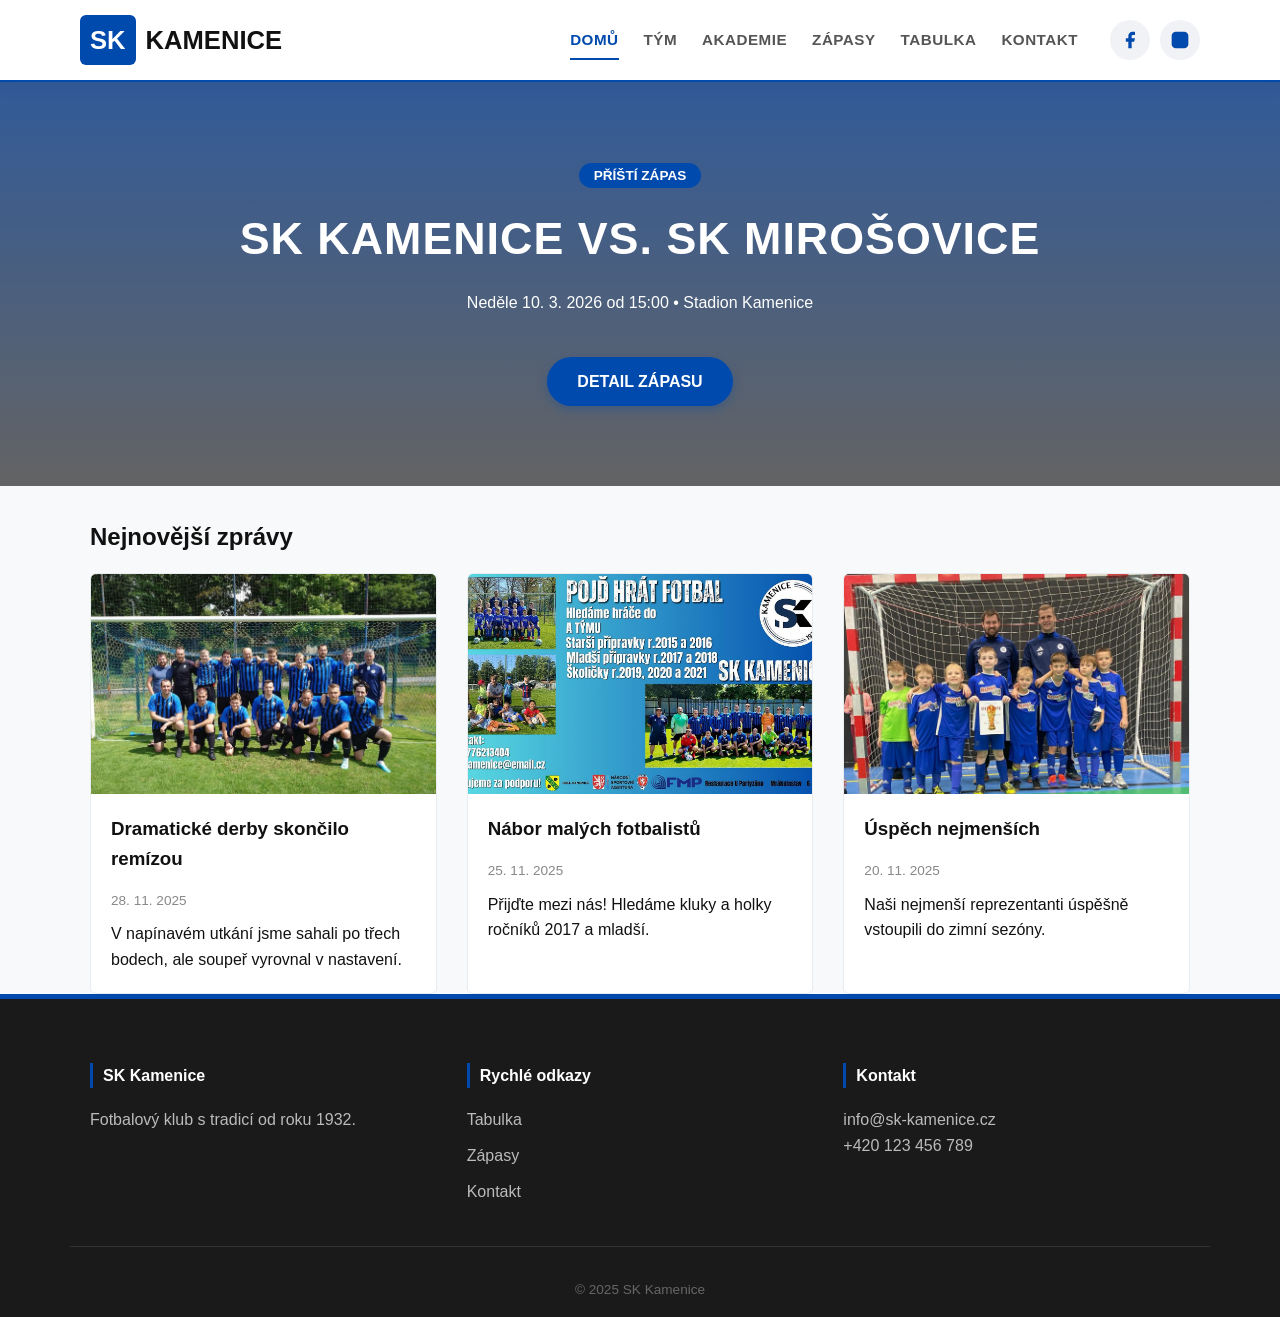
<file: SP1/index.html>
<!DOCTYPE html>
<html lang="cs">
<head>
    <meta charset="UTF-8">
    <meta name="viewport" content="width=device-width, initial-scale=1.0">
    <meta name="description" content="Oficiální web SK Kamenice. Novinky, výsledky, mládež a informace o klubu.">
    <title>SK Kamenice - Domů</title>
    <link rel="icon" type="image/svg+xml" href="assets/img/favicon.svg">
    <link rel="stylesheet" href="assets/css/style.css">
</head>
<body>

    <header class="site-header">
        <div class="container header-content">
            <a href="./" class="logo"><span class="logo-symbol">SK</span> <span class="logo-text">Kamenice</span></a>
            <div class="nav-wrapper">
                <nav class="main-nav">
                    <ul>
                        <li><a href="./" class="active">Domů</a></li>
                        <li><a href="team/">Tým</a></li>
                        <li><a href="akademie/">Akademie</a></li>
                        <li><a href="zapasy/">Zápasy</a></li>
                        <li><a href="tabulka/">Tabulka</a></li>
                        <li><a href="kontakt/">Kontakt</a></li>
                    </ul>
                </nav>
                <div class="header-socials">
                    <a href="https://www.facebook.com/profile.php?id=100064138297964" class="social-btn" title="Facebook" target="_blank" rel="noopener noreferrer"><svg viewBox="0 0 24 24"><path d="M18 2h-3a5 5 0 0 0-5 5v3H7v4h3v8h4v-8h3l1-4h-4V7a1 1 0 0 1 1-1h3z"></path></svg></a>
                    <a href="https://www.instagram.com/sk.kamenice/" class="social-btn" title="Instagram" target="_blank" rel="noopener noreferrer"><svg viewBox="0 0 24 24"><rect x="2" y="2" width="20" height="20" rx="5" ry="5"></rect><path d="M16 11.37A4 4 0 1 1 12.63 8 4 4 0 0 1 16 11.37z"></path><line x1="17.5" y1="6.5" x2="17.51" y2="6.5"></line></svg></a>
                </div>
            </div>
        </div>
    </header>

    <main>
        <section class="hero">
            <div class="container">
                <span class="hero-badge">Příští zápas</span>
                <h1 class="mt-15">SK Kamenice vs. SK Mirošovice</h1>
                <p>Neděle 10. 3. 2026 od 15:00 • Stadion Kamenice</p>
                <div class="mt-25">
                    <a href="zapasy/" class="btn">Detail zápasu</a>
                </div>
            </div>
        </section>

        <section class="container">
            <h2>Nejnovější zprávy</h2>
            <div class="news-grid">
                <article class="news-card">
                    <div class="img-placeholder"><img src="assets/img/tym.jpg" alt="Týmová fotka ze zápasu"></div>
                    <div class="news-content">
                        <h3>Dramatické derby skončilo remízou</h3>
                        <span class="date">28. 11. 2025</span>
                        <p>V napínavém utkání jsme sahali po třech bodech, ale soupeř vyrovnal v nastavení.</p>
                    </div>
                </article>
                <article class="news-card">
                    <div class="img-placeholder"><img src="assets/img/nabor.jpg" alt="Plakát náboru"></div>
                    <div class="news-content">
                        <h3>Nábor malých fotbalistů</h3>
                        <span class="date">25. 11. 2025</span>
                        <p>Přijďte mezi nás! Hledáme kluky a holky ročníků 2017 a mladší.</p>
                    </div>
                </article>
                <article class="news-card">
                    <div class="img-placeholder"><img src="assets/img/turnaj.jpg" alt="Děti na turnaji"></div>
                    <div class="news-content">
                        <h3>Úspěch nejmenších</h3>
                        <span class="date">20. 11. 2025</span>
                        <p>Naši nejmenší reprezentanti úspěšně vstoupili do zimní sezóny.</p>
                    </div>
                </article>
            </div>
        </section>
    </main>

    <footer class="site-footer">
        <div class="container footer-content">
            <div class="footer-column">
                <h4>SK Kamenice</h4>
                <p>Fotbalový klub s tradicí od roku 1932.</p>
            </div>
            <div class="footer-column">
                <h4>Rychlé odkazy</h4>
                <ul>
                    <li><a href="tabulka/">Tabulka</a></li>
                    <li><a href="zapasy/">Zápasy</a></li>
                    <li><a href="kontakt/">Kontakt</a></li>
                </ul>
            </div>
            <div class="footer-column">
                <h4>Kontakt</h4>
                <p><a href="mailto:info@sk-kamenice.cz">info@sk-kamenice.cz</a></p>
                <p><a href="tel:+420123456789">+420 123 456 789</a></p>
            </div>
        </div>
        <div class="footer-bottom"><p>© 2025 SK Kamenice</p></div>
    </footer>
</body>
</html>
</file>
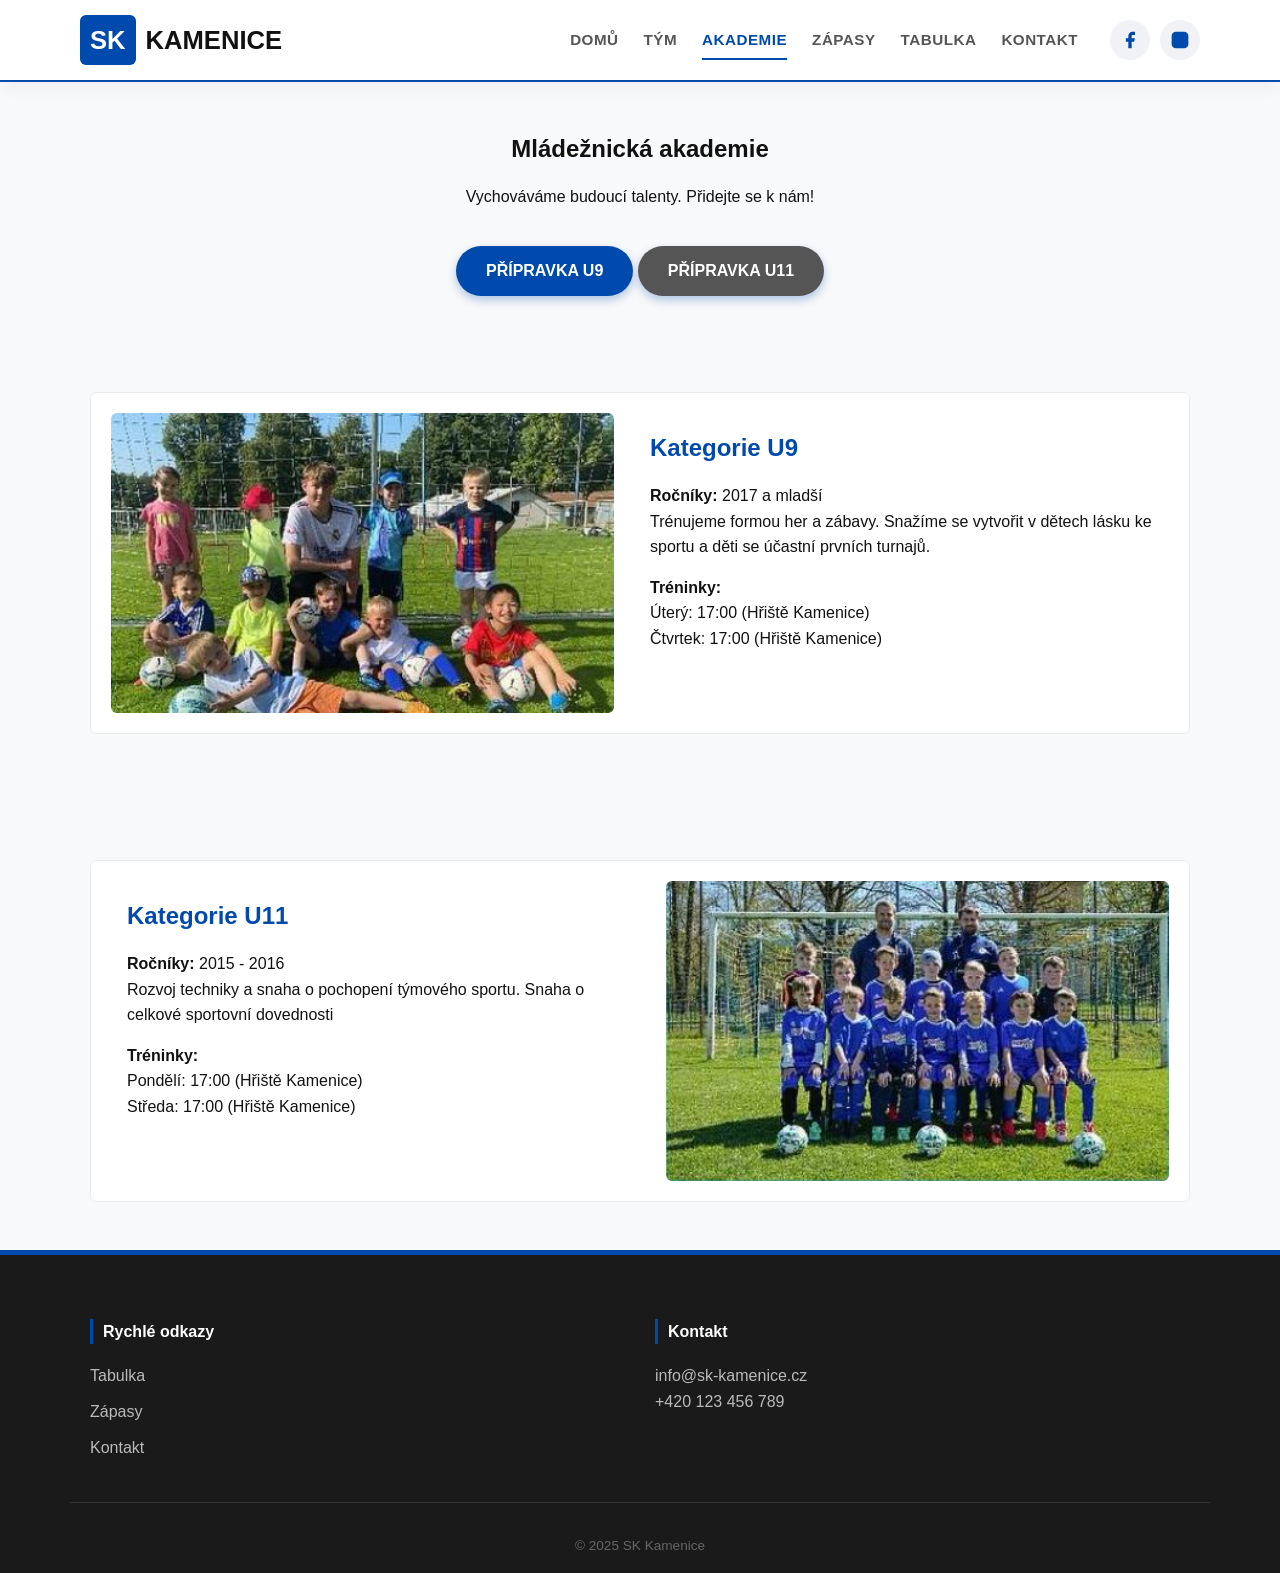
<file: SP1/akademie/index.html>
<!DOCTYPE html>
<html lang="cs">
<head>
    <meta charset="UTF-8">
    <meta name="viewport" content="width=device-width, initial-scale=1.0">
    <meta name="description" content="Mládežnická akademie SK Kamenice - tréninky a informace pro kategorie U9 a U11.">
    <title>SK Kamenice - Akademie</title>
    <link rel="icon" type="image/svg+xml" href="../assets/img/favicon.svg">
    <link rel="stylesheet" href="../assets/css/style.css">
</head>
<body>
    <header class="site-header">
        <div class="container header-content">
            <a href="../" class="logo"><span class="logo-symbol">SK</span> <span class="logo-text">Kamenice</span></a>
            <div class="nav-wrapper">
                <nav class="main-nav">
                    <ul>
                        <li><a href="../">Domů</a></li>
                        <li><a href="../team/">Tým</a></li>
                        <li><a href="./" class="active">Akademie</a></li>
                        <li><a href="../zapasy/">Zápasy</a></li>
                        <li><a href="../tabulka/">Tabulka</a></li>
                        <li><a href="../kontakt/">Kontakt</a></li>
                    </ul>
                </nav>
                <div class="header-socials">
                    <a href="https://www.facebook.com/profile.php?id=100064138297964" class="social-btn" title="Facebook" target="_blank" rel="noopener noreferrer"><svg viewBox="0 0 24 24"><path d="M18 2h-3a5 5 0 0 0-5 5v3H7v4h3v8h4v-8h3l1-4h-4V7a1 1 0 0 1 1-1h3z"></path></svg></a>
                    <a href="https://www.instagram.com/sk.kamenice/" class="social-btn" title="Instagram" target="_blank" rel="noopener noreferrer"><svg viewBox="0 0 24 24"><rect x="2" y="2" width="20" height="20" rx="5" ry="5"></rect><path d="M16 11.37A4 4 0 1 1 12.63 8 4 4 0 0 1 16 11.37z"></path><line x1="17.5" y1="6.5" x2="17.51" y2="6.5"></line></svg></a>
                </div>
            </div>
        </div>
    </header>

    <main class="container">
        <section class="text-center">
            <h1>Mládežnická akademie</h1>
            <p>Vychováváme budoucí talenty. Přidejte se k nám!</p>
            <div class="mt-20">
                <a href="#u8" class="btn">Přípravka u9</a>
                <a href="#u10" class="btn" style="background-color: #555;">Přípravka u11</a>
            </div>
        </section>

        <section id="u8">
            <div class="news-card news-card-flex">
                <div class="img-akademie-wrapper">
                    <img src="../assets/img/u9.jpg" alt="Tým přípravky U9 při tréninku" class="img-akademie">
                </div>
                <div class="content-wrapper">
                    <h2 class="text-primary">Kategorie U9</h2>
                    <p><strong>Ročníky:</strong> 2017 a mladší</p>
                    <p>Trénujeme formou her a zábavy. Snažíme se vytvořit v dětech lásku ke sportu a děti se účastní prvních turnajů.</p>
                    <h4 class="mt-15">Tréninky:</h4>
                    <ul style="list-style: none;">
                        <li>Úterý: 17:00 (Hřiště Kamenice)</li>
                        <li>Čtvrtek: 17:00 (Hřiště Kamenice)</li>
                    </ul>
                </div>
            </div>
        </section>

        <section id="u10" class="mt-30">
            <div class="news-card news-card-flex news-card-reverse">
                <div class="img-akademie-wrapper">
                     <img src="../assets/img/u11.jpg" alt="Tým přípravky U11" class="img-akademie">
                </div>
                <div class="content-wrapper">
                    <h2 class="text-primary">Kategorie U11</h2>
                    <p><strong>Ročníky:</strong> 2015 - 2016</p>
                    <p>Rozvoj techniky a snaha o pochopení týmového sportu. Snaha o celkové sportovní dovednosti</p>
                    <h4 class="mt-15">Tréninky:</h4>
                    <ul style="list-style: none;">
                        <li>Pondělí: 17:00 (Hřiště Kamenice)</li>
                        <li>Středa: 17:00 (Hřiště Kamenice)</li>
                    </ul>
                </div>
            </div>
        </section>
    </main>

    <footer class="site-footer">
        <div class="container footer-content">
            <div class="footer-column">
                <h4>Rychlé odkazy</h4>
                <ul>
                    <li><a href="../tabulka/">Tabulka</a></li>
                    <li><a href="../zapasy/">Zápasy</a></li>
                    <li><a href="../kontakt/">Kontakt</a></li>
                </ul>
            </div>
             <div class="footer-column">
                <h4>Kontakt</h4>
                <p><a href="mailto:info@sk-kamenice.cz">info@sk-kamenice.cz</a></p>
                <p><a href="tel:+420123456789">+420 123 456 789</a></p>
            </div>
        </div>
        <div class="footer-bottom"><p>© 2025 SK Kamenice</p></div>
    </footer>
</body>
</html>
</file>
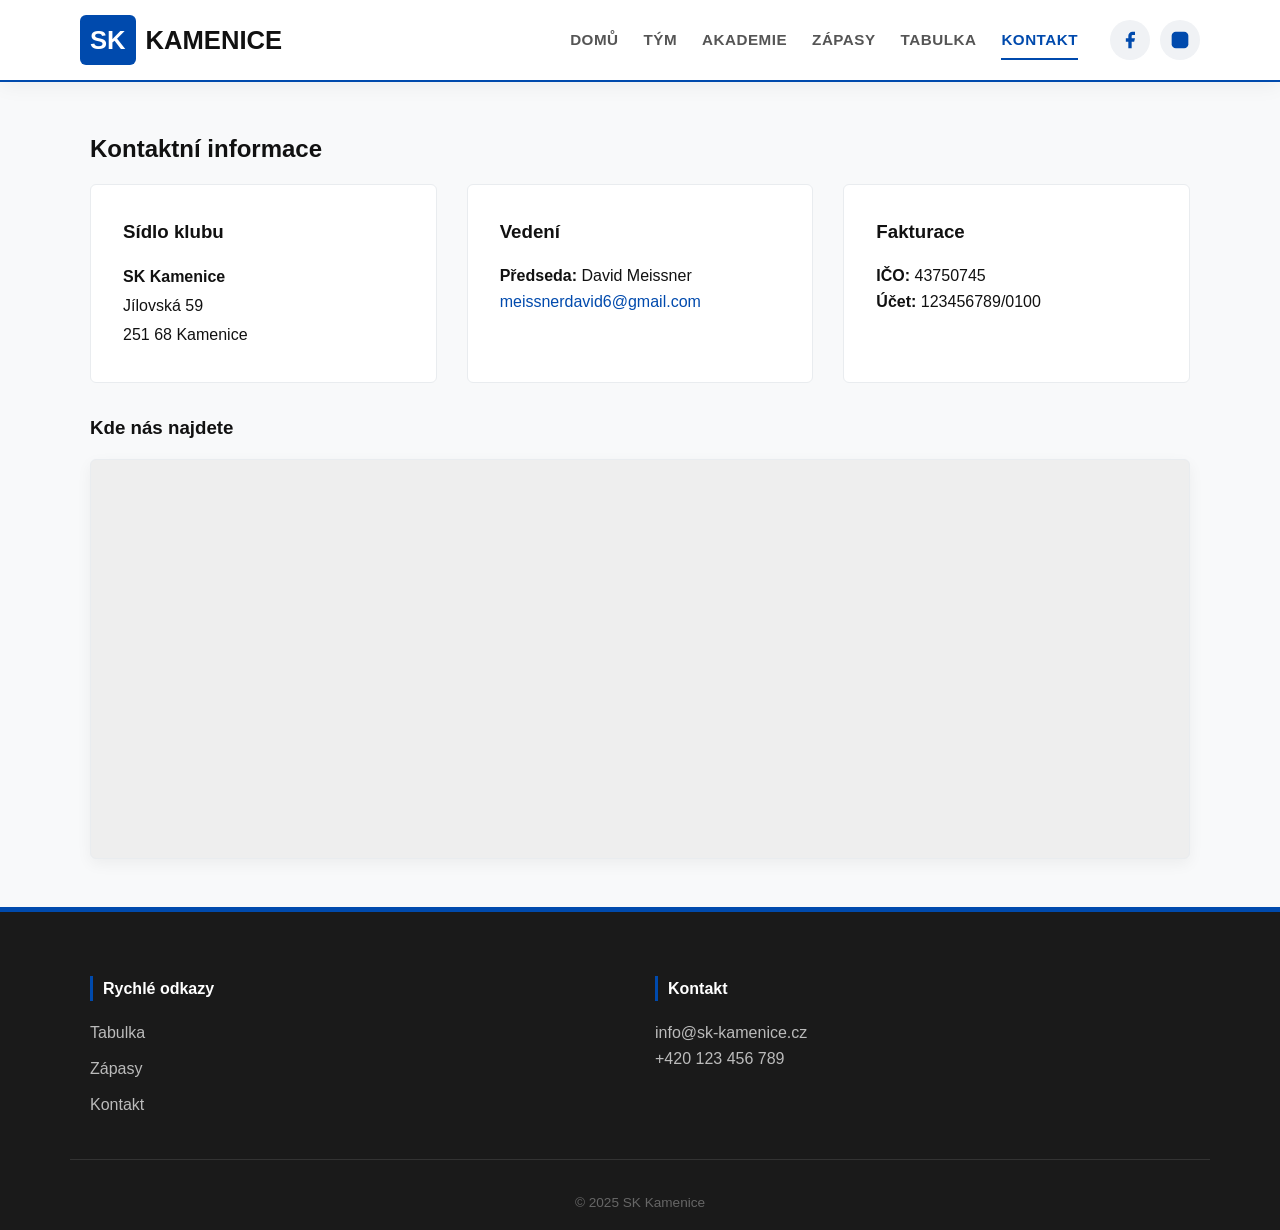
<file: SP1/kontakt/index.html>
<!DOCTYPE html>
<html lang="cs">
<head>
    <meta charset="UTF-8">
    <meta name="viewport" content="width=device-width, initial-scale=1.0">
    <meta name="description" content="Kontaktní údaje SK Kamenice - vedení klubu, adresa hřiště a fakturační údaje.">
    <title>SK Kamenice - Kontakt</title>
    <link rel="icon" type="image/svg+xml" href="../assets/img/favicon.svg">
    <link rel="stylesheet" href="../assets/css/style.css">
</head>
<body>

    <header class="site-header">
        <div class="container header-content">
            <a href="../" class="logo">
                <span class="logo-symbol">SK</span> <span class="logo-text">Kamenice</span>
            </a>
            
            <div class="nav-wrapper">
                <nav class="main-nav">
                    <ul>
                        <li><a href="../">Domů</a></li>
                        <li><a href="../team/">Tým</a></li>
                        <li><a href="../akademie/">Akademie</a></li>
                        <li><a href="../zapasy/">Zápasy</a></li>
                        <li><a href="../tabulka/">Tabulka</a></li>
                        <li><a href="./" class="active">Kontakt</a></li>
                    </ul>
                </nav>
                <div class="header-socials">
                    <a href="https://www.facebook.com/profile.php?id=100064138297964" class="social-btn" title="Facebook" target="_blank" rel="noopener noreferrer">
                        <svg viewBox="0 0 24 24"><path d="M18 2h-3a5 5 0 0 0-5 5v3H7v4h3v8h4v-8h3l1-4h-4V7a1 1 0 0 1 1-1h3z"></path></svg>
                    </a>
                    <a href="https://www.instagram.com/sk.kamenice/" class="social-btn" title="Instagram" target="_blank" rel="noopener noreferrer">
                        <svg viewBox="0 0 24 24"><rect x="2" y="2" width="20" height="20" rx="5" ry="5"></rect><path d="M16 11.37A4 4 0 1 1 12.63 8 4 4 0 0 1 16 11.37z"></path><line x1="17.5" y1="6.5" x2="17.51" y2="6.5"></line></svg>
                    </a>
                </div>
            </div>
        </div>
    </header>

    <main class="container">
        <section>
            <h1>Kontaktní informace</h1>
            
            <div class="contact-grid">
                <div class="contact-box contact-padding">
                    <h3>Sídlo klubu</h3>
                    <address class="address-std">
                        <strong>SK Kamenice</strong><br>
                        Jílovská 59<br>
                        251 68 Kamenice<br>
                    </address>
                </div>
                
                <div class="contact-box contact-padding">
                    <h3>Vedení</h3>
                    <p><strong>Předseda:</strong> David Meissner</p>
                    <p><a href="mailto:meissnerdavid6@gmail.com" class="link-primary">meissnerdavid6@gmail.com</a></p>
                </div>
                
                <div class="contact-box contact-padding">
                    <h3>Fakturace</h3>
                    <p><strong>IČO:</strong> 43750745</p>
                    <p><strong>Účet:</strong> 123456789/0100</p>
                </div>
            </div>

            <div class="mt-30">
                <h3>Kde nás najdete</h3>
                
                <div class="map-container">
                    <iframe src="https://www.google.com/maps/embed?pb=!1m18!1m12!1m3!1d2569.996975603303!2d14.581465499999998!3d49.8988601!2m3!1f0!2f0!3f0!3m2!1i1024!2i768!4f13.1!3m3!1m2!1s0x470b85dcbae979bb%3A0x1befe215c4a52013!2sSK%20Kamenice!5e0!3m2!1scs!2scz!4v1764850778626!5m2!1scs!2scz"  
                        loading="lazy" 
                        title="Mapa stadionu SK Kamenice">
                    </iframe>
                </div>
            </div>

        </section>
    </main>

    <footer class="site-footer">
        <div class="container footer-content">
            <div class="footer-column">
                <h4>Rychlé odkazy</h4>
                <ul>
                    <li><a href="../tabulka/">Tabulka</a></li>
                    <li><a href="../zapasy/">Zápasy</a></li>
                    <li><a href="./">Kontakt</a></li>
                </ul>
            </div>
             <div class="footer-column">
                <h4>Kontakt</h4>
                <p><a href="mailto:info@sk-kamenice.cz">info@sk-kamenice.cz</a></p>
                <p><a href="tel:+420123456789">+420 123 456 789</a></p>
            </div>
        </div>
        <div class="footer-bottom"><p>© 2025 SK Kamenice</p></div>
    </footer>
</body>
</html>
</file>
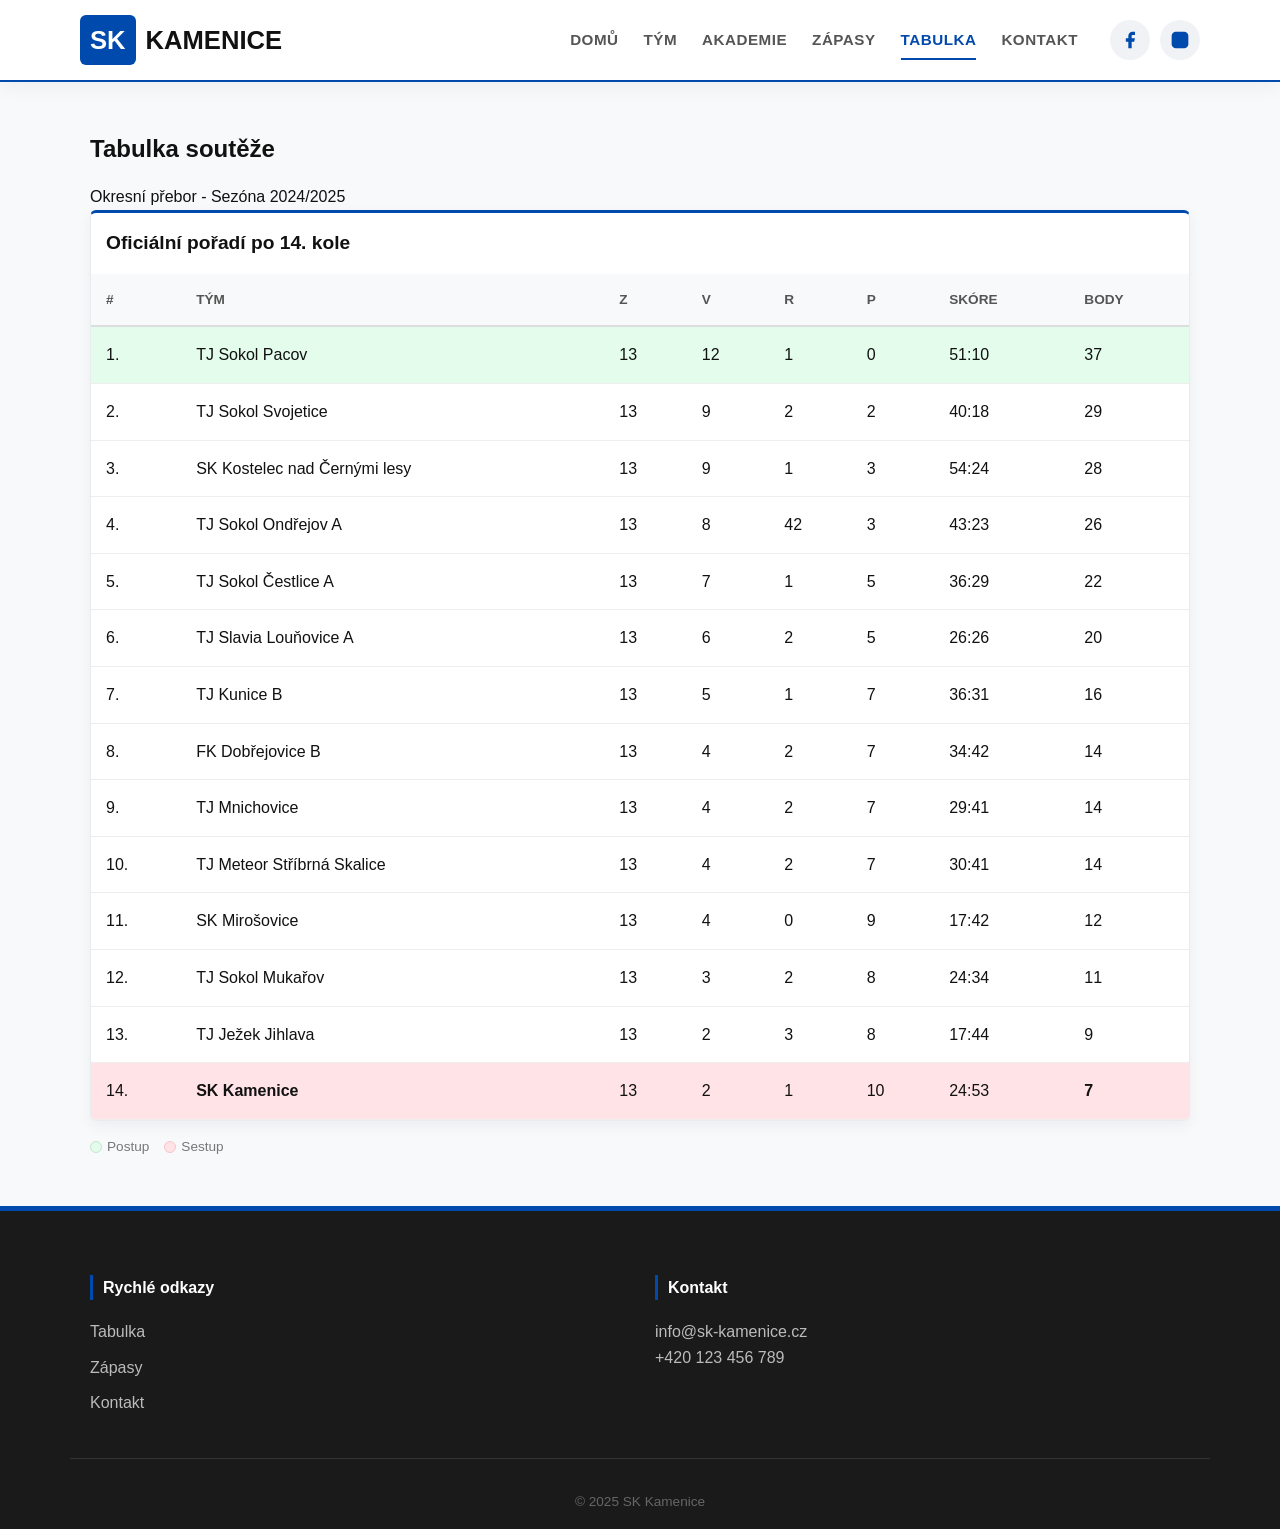
<file: SP1/tabulka/index.html>
<!DOCTYPE html>
<html lang="cs">
<head>
    <meta charset="UTF-8">
    <meta name="viewport" content="width=device-width, initial-scale=1.0">
    <meta name="description" content="Aktuální tabulka okresního přeboru fotbalu.">
    <title>SK Kamenice - Tabulka</title>
    <link rel="icon" type="image/svg+xml" href="../assets/img/favicon.svg">
    <link rel="stylesheet" href="../assets/css/style.css">
</head>
<body>

    <header class="site-header">
        <div class="container header-content">
            <a href="../" class="logo">
                <span class="logo-symbol">SK</span> <span class="logo-text">Kamenice</span>
            </a>
            
            <div class="nav-wrapper">
                <nav class="main-nav">
                    <ul>
                        <li><a href="../">Domů</a></li>
                        <li><a href="../team/">Tým</a></li>
                        <li><a href="../akademie/">Akademie</a></li>
                        <li><a href="../zapasy/">Zápasy</a></li>
                        <li><a href="./" class="active">Tabulka</a></li>
                        <li><a href="../kontakt/">Kontakt</a></li>
                    </ul>
                </nav>
                <div class="header-socials">
                    <a href="https://www.facebook.com/profile.php?id=100064138297964" class="social-btn" title="Facebook" target="_blank" rel="noopener noreferrer">
                        <svg viewBox="0 0 24 24"><path d="M18 2h-3a5 5 0 0 0-5 5v3H7v4h3v8h4v-8h3l1-4h-4V7a1 1 0 0 1 1-1h3z"></path></svg>
                    </a>
                    <a href="https://www.instagram.com/sk.kamenice/" class="social-btn" title="Instagram" target="_blank" rel="noopener noreferrer">
                        <svg viewBox="0 0 24 24"><rect x="2" y="2" width="20" height="20" rx="5" ry="5"></rect><path d="M16 11.37A4 4 0 1 1 12.63 8 4 4 0 0 1 16 11.37z"></path><line x1="17.5" y1="6.5" x2="17.51" y2="6.5"></line></svg>
                    </a>
                </div>
            </div>
        </div>
    </header>

    <main class="container">
        <section>
            <h1>Tabulka soutěže</h1>
            <p>Okresní přebor - Sezóna 2024/2025</p>
            
            <div class="table-container">
                <table class="league-table">
                    <caption>Oficiální pořadí po 14. kole</caption>
                    <thead>
                        <tr>
                            <th scope="col">#</th>
                            <th scope="col">Tým</th>
                            <th scope="col">Z</th>
                            <th scope="col">V</th>
                            <th scope="col">R</th>
                            <th scope="col">P</th>
                            <th scope="col">Skóre</th>
                            <th scope="col">Body</th>
                        </tr>
                    </thead>
                    <tbody>
                        <tr class="row-promotion">
                            <td>1.</td><td>TJ Sokol Pacov</td><td>13</td><td>12</td><td>1</td><td>0</td><td>51:10</td><td>37</td>
                        </tr>
                        <tr><td>2.</td><td>TJ Sokol Svojetice</td><td>13</td><td>9</td><td>2</td><td>2</td><td>40:18</td><td>29</td></tr>
                        <tr><td>3.</td><td>SK Kostelec nad Černými lesy</td><td>13</td><td>9</td><td>1</td><td>3</td><td>54:24</td><td>28</td></tr>
                        <tr><td>4.</td><td>TJ Sokol Ondřejov A</td><td>13</td><td>8</td><td>42</td><td>3</td><td>43:23</td><td>26</td></tr>
                        <tr><td>5.</td><td>TJ Sokol Čestlice A</td><td>13</td><td>7</td><td>1</td><td>5</td><td>36:29</td><td>22</td></tr>
                        <tr><td>6.</td><td>TJ Slavia Louňovice A</td><td>13</td><td>6</td><td>2</td><td>5</td><td>26:26</td><td>20</td></tr>
                        <tr><td>7.</td><td>TJ Kunice B</td><td>13</td><td>5</td><td>1</td><td>7</td><td>36:31</td><td>16</td></tr>
                        <tr><td>8.</td><td>FK Dobřejovice B</td><td>13</td><td>4</td><td>2</td><td>7</td><td>34:42</td><td>14</td></tr>
                        <tr><td>9.</td><td>TJ Mnichovice</td><td>13</td><td>4</td><td>2</td><td>7</td><td>29:41</td><td>14</td></tr>
                        <tr><td>10.</td><td>TJ Meteor Stříbrná Skalice</td><td>13</td><td>4</td><td>2</td><td>7</td><td>30:41</td><td>14</td></tr>
                        <tr><td>11.</td><td>SK Mirošovice</td><td>13</td><td>4</td><td>0</td><td>9</td><td>17:42</td><td>12</td></tr>
                        <tr><td>12.</td><td>TJ Sokol Mukařov</td><td>13</td><td>3</td><td>2</td><td>8</td><td>24:34</td><td>11</td></tr>
                        <tr><td>13.</td><td>TJ Ježek Jihlava</td><td>13</td><td>2</td><td>3</td><td>8</td><td>17:44</td><td>9</td></tr>
                        <tr class="row-relegation"><td>14.</td><td><strong>SK Kamenice</strong></td><td>13</td><td>2</td><td>1</td><td>10</td><td>24:53</td><td><strong>7</strong></td>
                        </tr>
                    </tbody>
                </table>
            </div>

            <div class="table-legend">
                <span class="legend-item">
                    <span class="legend-dot dot-promotion"></span> Postup
                </span>
                <span class="legend-item">
                    <span class="legend-dot dot-relegation"></span> Sestup
                </span>
            </div>
        </section>
    </main>

    <footer class="site-footer">
        <div class="container footer-content">
            <div class="footer-column">
                <h4>Rychlé odkazy</h4>
                <ul>
                    <li><a href="./">Tabulka</a></li>
                    <li><a href="../zapasy/">Zápasy</a></li>
                    <li><a href="../kontakt/">Kontakt</a></li>
                </ul>
            </div>
             <div class="footer-column">
                <h4>Kontakt</h4>
                <p><a href="mailto:info@sk-kamenice.cz">info@sk-kamenice.cz</a></p>
                <p><a href="tel:+420123456789">+420 123 456 789</a></p>
            </div>
        </div>
        <div class="footer-bottom"><p>© 2025 SK Kamenice</p></div>
    </footer>
</body>
</html>
</file>
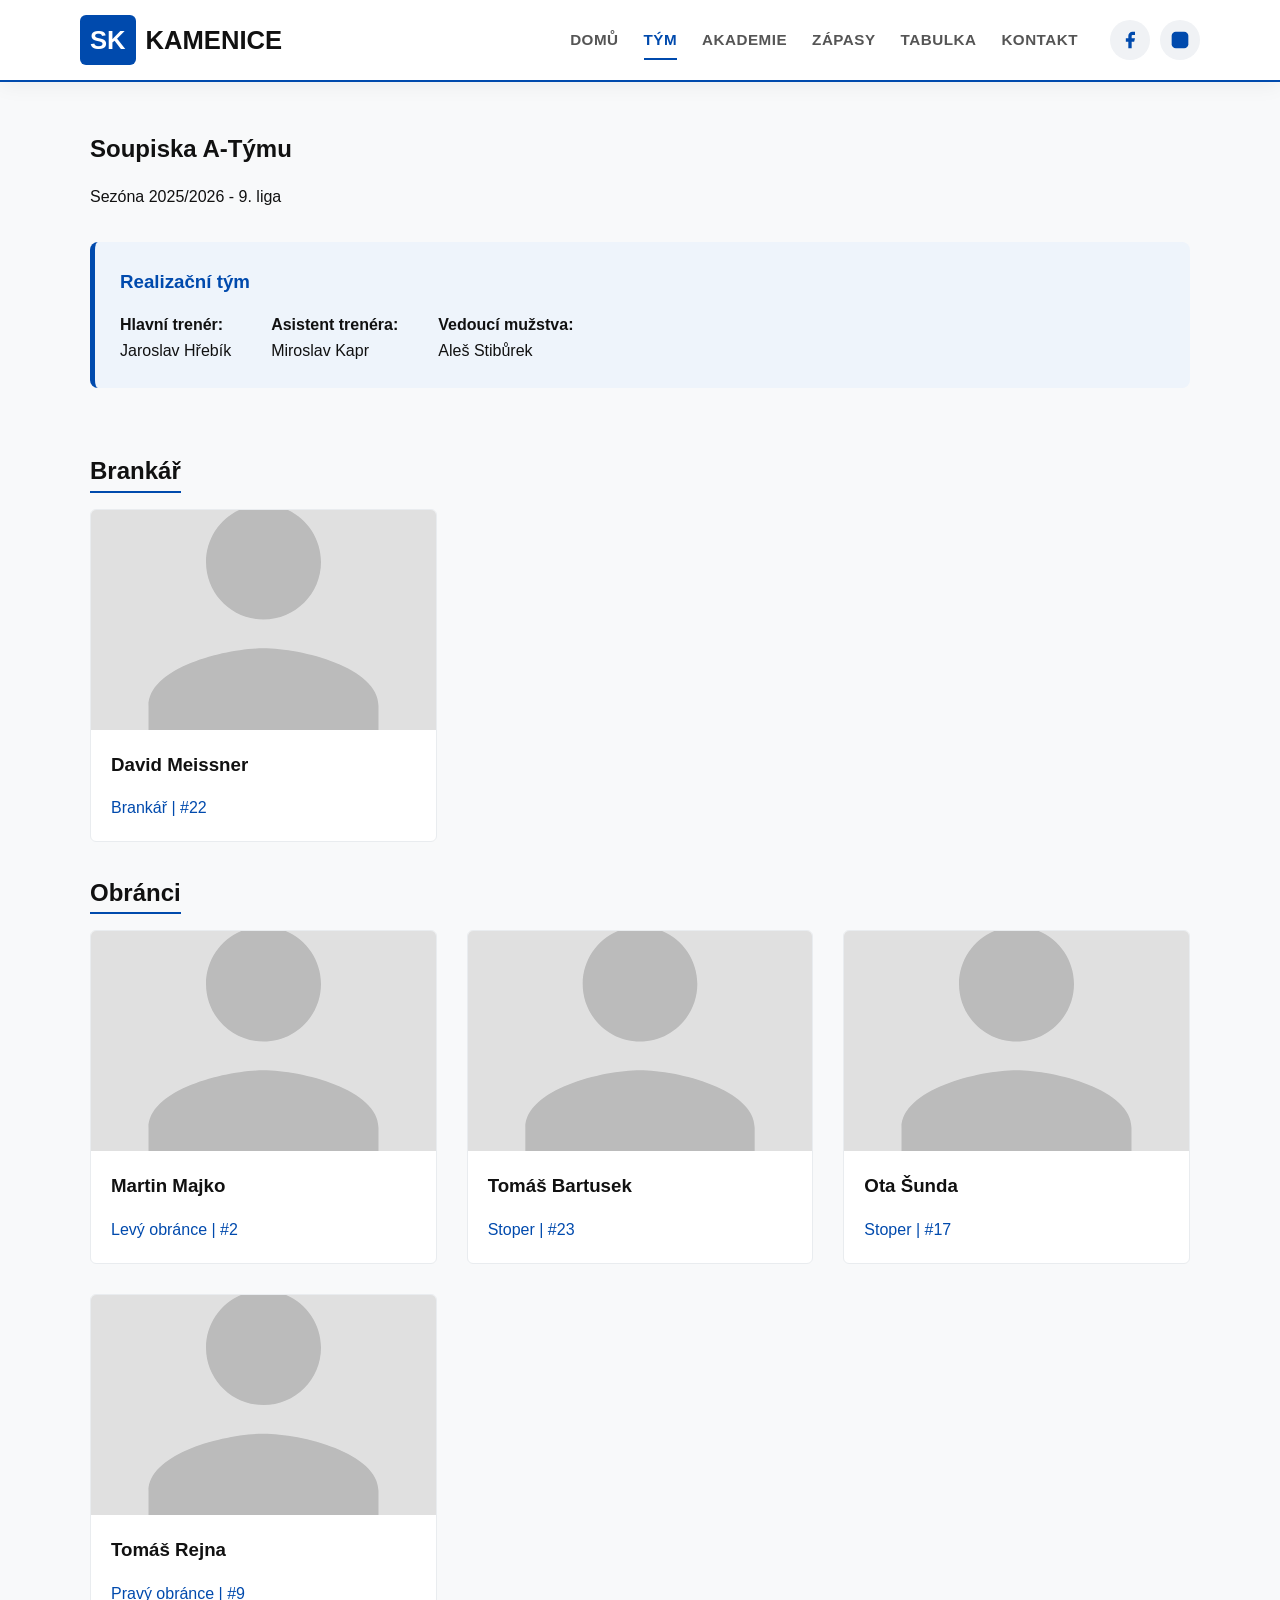
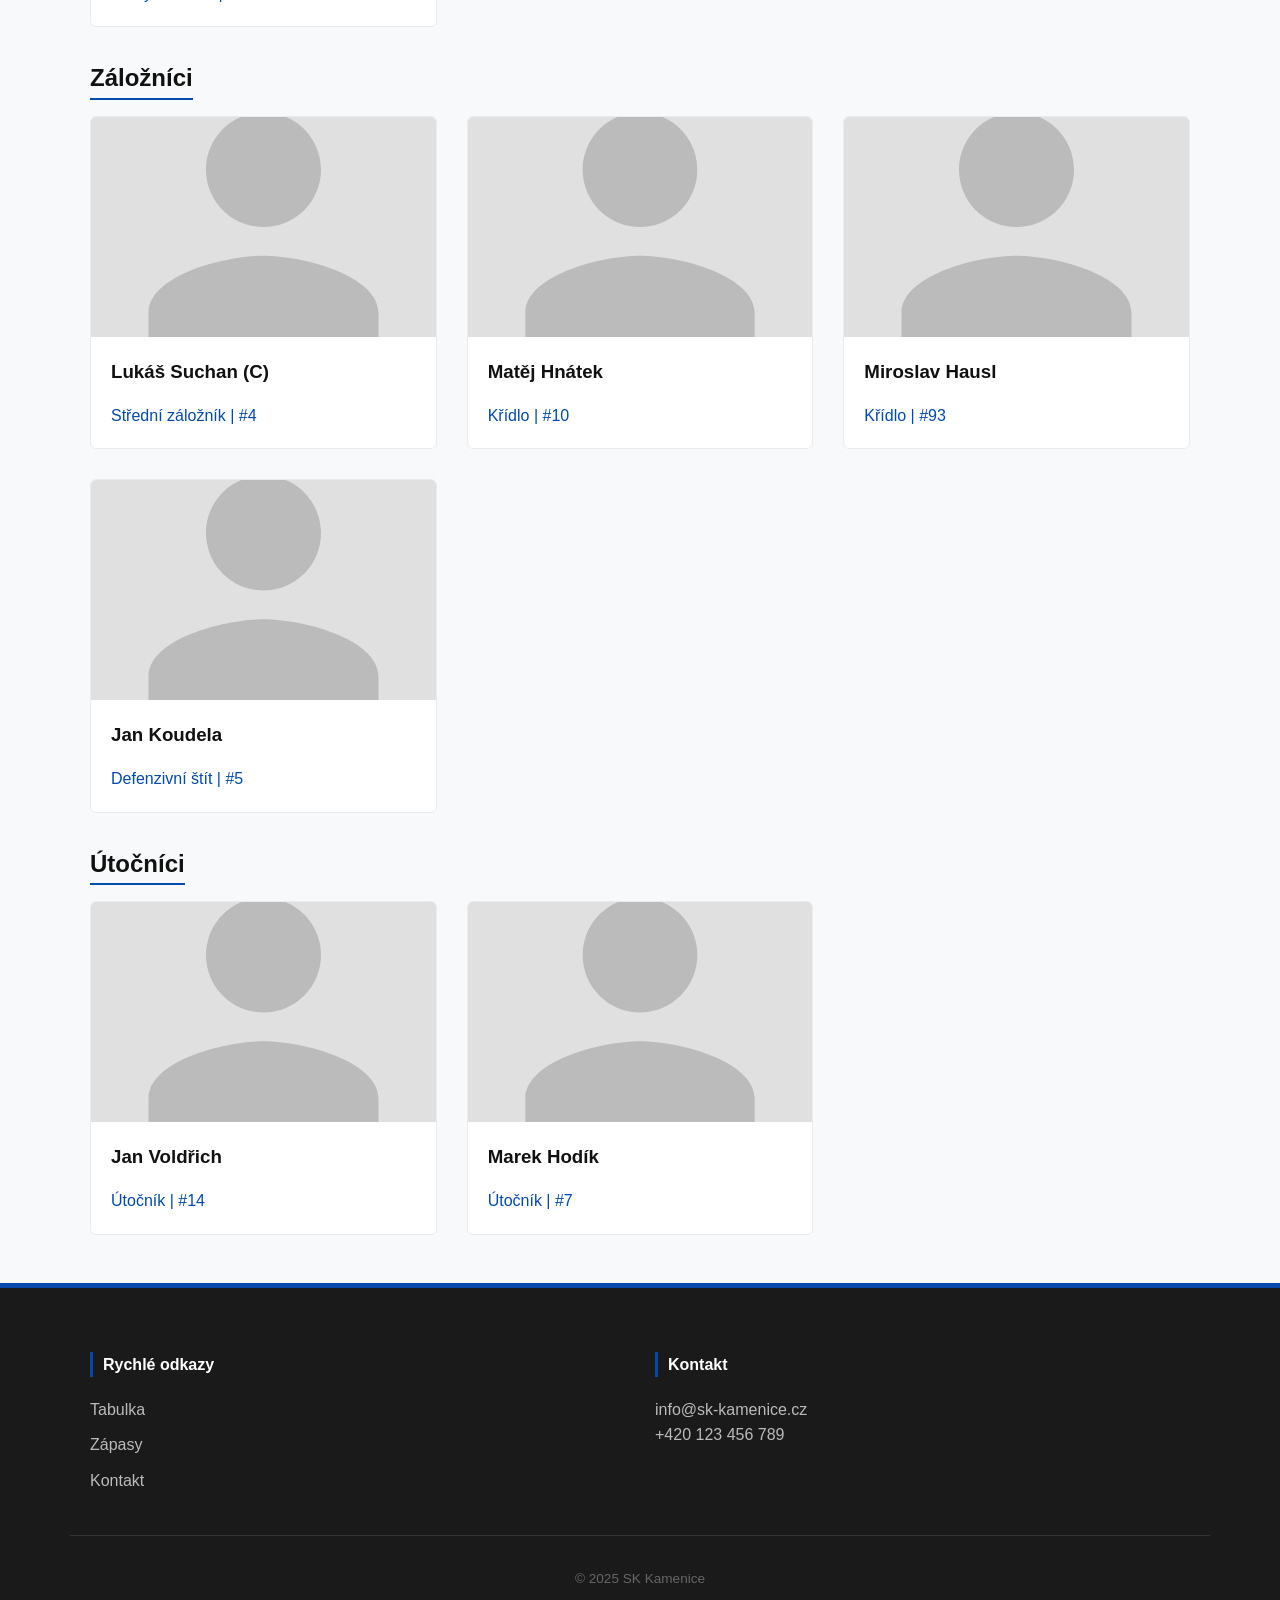
<file: SP1/team/index.html>
<!DOCTYPE html>
<html lang="cs">
<head>
    <meta charset="UTF-8">
    <meta name="viewport" content="width=device-width, initial-scale=1.0">
    <meta name="description" content="Soupiska A-Týmu SK Kamenice a složení realizačního týmu.">
    <title>SK Kamenice - Tým</title>
    <link rel="icon" type="image/svg+xml" href="../assets/img/favicon.svg">
    <link rel="stylesheet" href="../assets/css/style.css">
</head>
<body>

    <header class="site-header">
        <div class="container header-content">
            <a href="../" class="logo"><span class="logo-symbol">SK</span> <span class="logo-text">Kamenice</span></a>
            <div class="nav-wrapper">
                <nav class="main-nav">
                    <ul>
                        <li><a href="../">Domů</a></li>
                        <li><a href="./" class="active">Tým</a></li>
                        <li><a href="../akademie/">Akademie</a></li>
                        <li><a href="../zapasy/">Zápasy</a></li>
                        <li><a href="../tabulka/">Tabulka</a></li>
                        <li><a href="../kontakt/">Kontakt</a></li>
                    </ul>
                </nav>
                <div class="header-socials">
                    <a href="https://www.facebook.com/profile.php?id=100064138297964" class="social-btn" title="Facebook" target="_blank" rel="noopener noreferrer"><svg viewBox="0 0 24 24"><path d="M18 2h-3a5 5 0 0 0-5 5v3H7v4h3v8h4v-8h3l1-4h-4V7a1 1 0 0 1 1-1h3z"></path></svg></a>
                    <a href="https://www.instagram.com/sk.kamenice/" class="social-btn" title="Instagram" target="_blank" rel="noopener noreferrer"><svg viewBox="0 0 24 24"><rect x="2" y="2" width="20" height="20" rx="5" ry="5"></rect><path d="M16 11.37A4 4 0 1 1 12.63 8 4 4 0 0 1 16 11.37z"></path><line x1="17.5" y1="6.5" x2="17.51" y2="6.5"></line></svg></a>
                </div>
            </div>
        </div>
    </header>

    <main class="container">
        <section>
            <h1>Soupiska A-Týmu</h1>
            <p>Sezóna 2025/2026 - 9. liga</p>
            
            <div class="realization-box">
                <h3 class="realization-title">Realizační tým</h3>
                <ul class="list-flex">
                    <li><strong>Hlavní trenér:</strong><br> Jaroslav Hřebík</li>
                    <li><strong>Asistent trenéra:</strong><br> Miroslav Kapr</li>
                    <li><strong>Vedoucí mužstva:</strong><br> Aleš Stibůrek</li>
                </ul>
            </div>

            <h2 class="section-header-underline">Brankář</h2>
            <div class="team-grid">
                <article class="player-card">
                    <div class="player-photo">
                        <img src="../assets/img/avatar.svg" alt="Foto hráče">
                    </div>
                    <div class="player-info">
                        <h3>David Meissner</h3>
                        <span class="text-primary">Brankář | #22</span>
                    </div>
                </article>
            </div>

            <h2 class="section-header-underline">Obránci</h2>
            <div class="team-grid">
                <article class="player-card">
                    <div class="player-photo">
                        <img src="../assets/img/avatar.svg" alt="Foto hráče">
                    </div>
                    <div class="player-info">
                        <h3>Martin Majko</h3>
                        <span class="text-primary">Levý obránce | #2</span>
                    </div>
                </article>
                <article class="player-card">
                    <div class="player-photo">
                        <img src="../assets/img/avatar.svg" alt="Foto hráče">
                    </div>
                    <div class="player-info">
                        <h3>Tomáš Bartusek</h3>
                        <span class="text-primary">Stoper | #23</span>
                    </div>
                </article>
                <article class="player-card">
                    <div class="player-photo">
                        <img src="../assets/img/avatar.svg" alt="Foto hráče">
                    </div>
                    <div class="player-info">
                        <h3>Ota Šunda</h3>
                        <span class="text-primary">Stoper | #17</span>
                    </div>
                </article>
                 <article class="player-card">
                    <div class="player-photo">
                        <img src="../assets/img/avatar.svg" alt="Foto hráče">
                    </div>
                    <div class="player-info">
                        <h3>Tomáš Rejna</h3>
                        <span class="text-primary">Pravý obránce | #9</span>
                    </div>
                </article>
            </div>

            <h2 class="section-header-underline">Záložníci</h2>
            <div class="team-grid">
                <article class="player-card">
                    <div class="player-photo">
                        <img src="../assets/img/avatar.svg" alt="Foto hráče">
                    </div>
                    <div class="player-info">
                        <h3>Lukáš Suchan (C)</h3>
                        <span class="text-primary">Střední záložník | #4</span>
                    </div>
                </article>
                <article class="player-card">
                    <div class="player-photo">
                        <img src="../assets/img/avatar.svg" alt="Foto hráče">
                    </div>
                    <div class="player-info">
                        <h3>Matěj Hnátek</h3>
                        <span class="text-primary">Křídlo | #10</span>
                    </div>
                </article>
                <article class="player-card">
                    <div class="player-photo">
                        <img src="../assets/img/avatar.svg" alt="Foto hráče">
                    </div>
                    <div class="player-info">
                        <h3>Miroslav Hausl</h3>
                        <span class="text-primary">Křídlo | #93</span>
                    </div>
                </article>
                <article class="player-card">
                    <div class="player-photo">
                        <img src="../assets/img/avatar.svg" alt="Foto hráče">
                    </div>
                    <div class="player-info">
                        <h3>Jan Koudela</h3>
                        <span class="text-primary">Defenzivní štít | #5</span>
                    </div>
                </article>
            </div>

            <h2 class="section-header-underline">Útočníci</h2>
            <div class="team-grid">
                <article class="player-card">
                    <div class="player-photo">
                        <img src="../assets/img/avatar.svg" alt="Foto hráče">
                    </div>
                    <div class="player-info">
                        <h3>Jan Voldřich</h3>
                        <span class="text-primary">Útočník | #14</span>
                    </div>
                </article>
                <article class="player-card">
                    <div class="player-photo">
                        <img src="../assets/img/avatar.svg" alt="Foto hráče">
                    </div>
                    <div class="player-info">
                        <h3>Marek Hodík</h3>
                        <span class="text-primary">Útočník | #7</span>
                    </div>
                </article>
            </div>
        </section>
    </main>

    <footer class="site-footer">
        <div class="container footer-content">
            <div class="footer-column">
                <h4>Rychlé odkazy</h4>
                <ul>
                    <li><a href="../tabulka/">Tabulka</a></li>
                    <li><a href="../zapasy/">Zápasy</a></li>
                    <li><a href="../kontakt/">Kontakt</a></li>
                </ul>
            </div>
             <div class="footer-column">
                <h4>Kontakt</h4>
                <p><a href="mailto:info@sk-kamenice.cz">info@sk-kamenice.cz</a></p>
                <p><a href="tel:+420123456789">+420 123 456 789</a></p>
            </div>
        </div>
        <div class="footer-bottom"><p>© 2025 SK Kamenice</p></div>
    </footer>
</body>
</html>
</file>
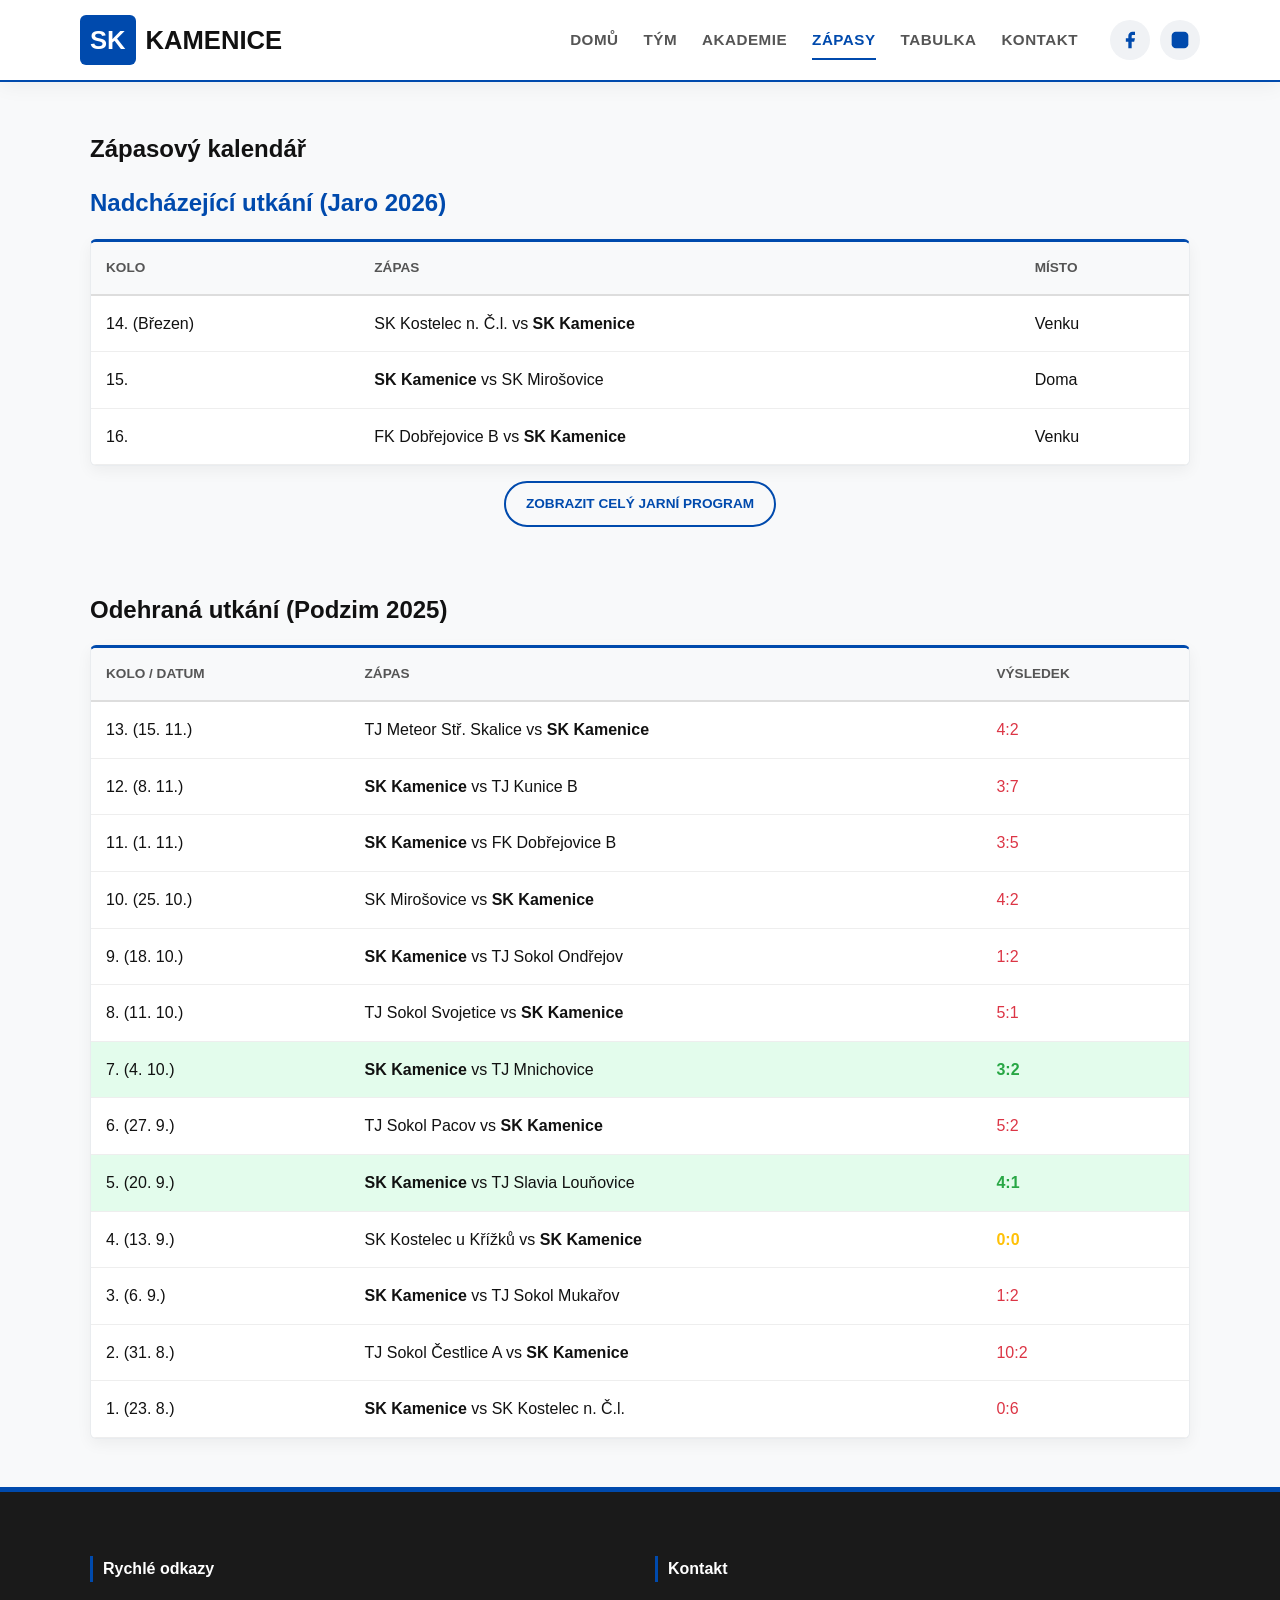
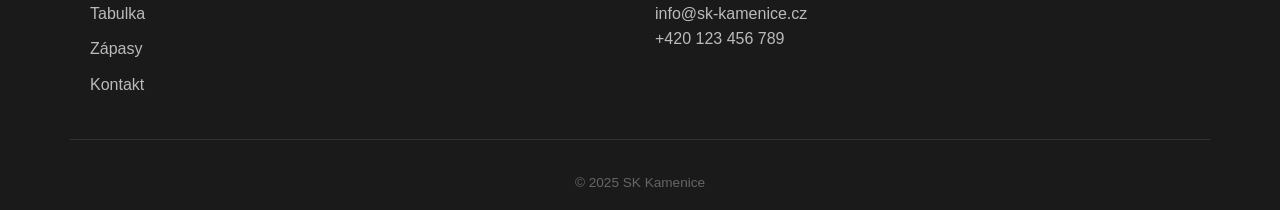
<file: SP1/zapasy/index.html>
<!DOCTYPE html>
<html lang="cs">
<head>
    <meta charset="UTF-8">
    <meta name="viewport" content="width=device-width, initial-scale=1.0">
    <meta name="description" content="Zápasový kalendář SK Kamenice. Přehled nadcházejících a odehraných utkání.">
    <title>SK Kamenice - Zápasy</title>
    <link rel="icon" type="image/svg+xml" href="../assets/img/favicon.svg">
    <link rel="stylesheet" href="../assets/css/style.css">
</head>
<body>

    <header class="site-header">
        <div class="container header-content">
            <a href="../" class="logo"><span class="logo-symbol">SK</span> <span class="logo-text">Kamenice</span></a>
            <div class="nav-wrapper">
                <nav class="main-nav">
                    <ul>
                        <li><a href="../">Domů</a></li>
                        <li><a href="../team/">Tým</a></li>
                        <li><a href="../akademie/">Akademie</a></li>
                        <li><a href="./" class="active">Zápasy</a></li>
                        <li><a href="../tabulka/">Tabulka</a></li>
                        <li><a href="../kontakt/">Kontakt</a></li>
                    </ul>
                </nav>
                <div class="header-socials">
                    <a href="https://www.facebook.com/profile.php?id=100064138297964" class="social-btn" title="Facebook" target="_blank" rel="noopener noreferrer"><svg viewBox="0 0 24 24"><path d="M18 2h-3a5 5 0 0 0-5 5v3H7v4h3v8h4v-8h3l1-4h-4V7a1 1 0 0 1 1-1h3z"></path></svg></a>
                    <a href="https://www.instagram.com/sk.kamenice/" class="social-btn" title="Instagram" target="_blank" rel="noopener noreferrer"><svg viewBox="0 0 24 24"><rect x="2" y="2" width="20" height="20" rx="5" ry="5"></rect><path d="M16 11.37A4 4 0 1 1 12.63 8 4 4 0 0 1 16 11.37z"></path><line x1="17.5" y1="6.5" x2="17.51" y2="6.5"></line></svg></a>
                </div>
            </div>
        </div>
    </header>

    <main class="container">
        <section>
            <h1>Zápasový kalendář</h1>
            
            <div style="margin-bottom: 4rem;">
                <h2 class="text-primary">Nadcházející utkání (Jaro 2026)</h2>
                
                <input type="checkbox" id="toggle-spring" class="toggle-input">

                <div class="table-container">
                    <table class="league-table">
                        <thead>
                            <tr><th>Kolo</th><th>Zápas</th><th>Místo</th></tr>
                        </thead>
                        <tbody>
                            <tr><td>14. (Březen)</td><td>SK Kostelec n. Č.l. vs <strong>SK Kamenice</strong></td><td>Venku</td></tr>
                            <tr><td>15.</td><td><strong>SK Kamenice</strong> vs SK Mirošovice</td><td>Doma</td></tr>
                            <tr><td>16.</td><td>FK Dobřejovice B vs <strong>SK Kamenice</strong></td><td>Venku</td></tr>

                            <tr class="extra-row"><td>17.</td><td><strong>SK Kamenice</strong> vs SK Kostelec u Křížků</td><td>Doma</td></tr>
                            <tr class="extra-row"><td>18.</td><td>TJ Slavia Louňovice vs <strong>SK Kamenice</strong></td><td>Venku</td></tr>
                            <tr class="extra-row"><td>19.</td><td><strong>SK Kamenice</strong> vs TJ Sokol Pacov</td><td>Doma</td></tr>
                            <tr class="extra-row"><td>20.</td><td>TJ Mnichovice vs <strong>SK Kamenice</strong></td><td>Venku</td></tr>
                            <tr class="extra-row"><td>21.</td><td><strong>SK Kamenice</strong> vs TJ Sokol Svojetice</td><td>Doma</td></tr>
                            <tr class="extra-row"><td>22.</td><td>TJ Sokol Ondřejov vs <strong>SK Kamenice</strong></td><td>Venku</td></tr>
                            <tr class="extra-row"><td>23.</td><td><strong>SK Kamenice</strong> vs TJ Sokol Mukařov</td><td>Doma</td></tr>
                            <tr class="extra-row"><td>24.</td><td>TJ Sokol Čestlice vs <strong>SK Kamenice</strong></td><td>Venku</td></tr>
                            <tr class="extra-row"><td>25.</td><td>TJ Kunice B vs <strong>SK Kamenice</strong></td><td>Venku</td></tr>
                            <tr class="extra-row"><td>26. (Červen)</td><td><strong>SK Kamenice</strong> vs TJ Meteor Stř. Skalice</td><td>Doma</td></tr>
                        </tbody>
                    </table>
                </div>

                <div class="btn-wrapper text-center">
                    <label for="toggle-spring" class="btn-label">
                        <span class="text-show">Zobrazit celý jarní program</span>
                        <span class="text-hide">Skrýt jarní program</span>
                    </label>
                </div>
            </div>

            <div>
                <h2>Odehraná utkání (Podzim 2025)</h2>
                <div class="table-container">
                    <table class="league-table">
                        <thead>
                            <tr><th>Kolo / Datum</th><th>Zápas</th><th>Výsledek</th></tr>
                        </thead>
                        <tbody>
                            <tr><td>13. (15. 11.)</td><td>TJ Meteor Stř. Skalice vs <strong>SK Kamenice</strong></td><td class="result-loss">4:2</td></tr>
                            <tr><td>12. (8. 11.)</td><td><strong>SK Kamenice</strong> vs TJ Kunice B</td><td class="result-loss">3:7</td></tr>
                            <tr><td>11. (1. 11.)</td><td><strong>SK Kamenice</strong> vs FK Dobřejovice B</td><td class="result-loss">3:5</td></tr>
                            <tr><td>10. (25. 10.)</td><td>SK Mirošovice vs <strong>SK Kamenice</strong></td><td class="result-loss">4:2</td></tr>
                            <tr><td>9. (18. 10.)</td><td><strong>SK Kamenice</strong> vs TJ Sokol Ondřejov</td><td class="result-loss">1:2</td></tr>
                            <tr><td>8. (11. 10.)</td><td>TJ Sokol Svojetice vs <strong>SK Kamenice</strong></td><td class="result-loss">5:1</td></tr>
                            <tr class="row-highlight"><td>7. (4. 10.)</td><td><strong>SK Kamenice</strong> vs TJ Mnichovice</td><td class="result-win">3:2</td></tr>
                            <tr><td>6. (27. 9.)</td><td>TJ Sokol Pacov vs <strong>SK Kamenice</strong></td><td class="result-loss">5:2</td></tr>
                            <tr class="row-highlight"><td>5. (20. 9.)</td><td><strong>SK Kamenice</strong> vs TJ Slavia Louňovice</td><td class="result-win">4:1</td></tr>
                            <tr><td>4. (13. 9.)</td><td>SK Kostelec u Křížků vs <strong>SK Kamenice</strong></td><td class="result-draw">0:0</td></tr>
                            <tr><td>3. (6. 9.)</td><td><strong>SK Kamenice</strong> vs TJ Sokol Mukařov</td><td class="result-loss">1:2</td></tr>
                            <tr><td>2. (31. 8.)</td><td>TJ Sokol Čestlice A vs <strong>SK Kamenice</strong></td><td class="result-loss">10:2</td></tr>
                            <tr><td>1. (23. 8.)</td><td><strong>SK Kamenice</strong> vs SK Kostelec n. Č.l.</td><td class="result-loss">0:6</td></tr>
                        </tbody>
                    </table>
                </div>
            </div>
        </section>
    </main>

    <footer class="site-footer">
        <div class="container footer-content">
            <div class="footer-column">
                <h4>Rychlé odkazy</h4>
                <ul>
                    <li><a href="../tabulka/">Tabulka</a></li>
                    <li><a href="./">Zápasy</a></li>
                    <li><a href="../kontakt/">Kontakt</a></li>
                </ul>
            </div>
             <div class="footer-column">
                <h4>Kontakt</h4>
                <p><a href="mailto:info@sk-kamenice.cz">info@sk-kamenice.cz</a></p>
                <p><a href="tel:+420123456789">+420 123 456 789</a></p>
            </div>
        </div>
        <div class="footer-bottom"><p>© 2025 SK Kamenice</p></div>
    </footer>
</body>
</html>
</file>
<file: SP1/assets/css/style.css>
/* =========================================
   1. PROMĚNNÉ A RESET
   ========================================= */
:root {
    --primary-blue: #004aad;
    --primary-dark: #003380;
    --black: #111111;
    --grey-light: #f8f9fa;
    --grey-border: #e9ecef;
    --white: #ffffff;
    --shadow-soft: 0 5px 15px rgba(0, 0, 0, 0.05);
    --radius: 6px;
    --font-main: 'Segoe UI', Roboto, Helvetica, Arial, sans-serif;
}

* {
    box-sizing: border-box;
    margin: 0;
    padding: 0;
}

body {
    font-family: var(--font-main);
    color: var(--black);
    background-color: var(--grey-light);
    line-height: 1.6;
    display: flex;
    flex-direction: column;
    min-height: 100vh;
}

.container {
    max-width: 1140px;
    margin: 0 auto;
    padding: 0 20px;
    width: 100%;
}

a {
    text-decoration: none;
    color: inherit;
    transition: all 0.3s ease;
}

img {
    max-width: 100%;
    height: auto;
    display: block;
}

h1, h2, h3 {
    font-weight: 700;
    margin-bottom: 1rem;
    color: var(--black);
}

/* =========================================
   2. HLAVIČKA
   ========================================= */
.site-header {
    background-color: var(--white);
    position: sticky;
    top: 0;
    z-index: 1000;
    box-shadow: 0 4px 20px rgba(0, 0, 0, 0.05);
    border-bottom: 2px solid var(--primary-blue);
}

.header-content {
    display: flex;
    justify-content: space-between;
    align-items: center;
    height: 80px;
    padding: 0 10px;
}

.logo {
    display: flex;
    align-items: center;
    gap: 10px;
    font-size: 1.6rem;
    font-weight: 800;
    color: var(--black);
    text-transform: uppercase;
}

.logo-symbol {
    background-color: var(--primary-blue);
    color: var(--white);
    padding: 5px 10px;
    border-radius: var(--radius);
}

.nav-wrapper {
    display: flex;
    align-items: center;
    gap: 2rem;
}

.main-nav ul {
    list-style: none;
    display: flex;
    gap: 25px;
}

.main-nav a {
    color: #555;
    font-weight: 600;
    font-size: 0.95rem;
    padding: 8px 0;
    position: relative;
    text-transform: uppercase;
    letter-spacing: 0.5px;
}

.main-nav a::after {
    content: '';
    position: absolute;
    width: 0;
    height: 2px;
    bottom: -4px;
    left: 0;
    background-color: var(--primary-blue);
    transition: width 0.3s ease;
}

.main-nav a:hover,
.main-nav a.active {
    color: var(--primary-blue);
}

.main-nav a:hover::after,
.main-nav a.active::after {
    width: 100%;
}

.header-socials {
    display: flex;
    gap: 10px;
}

.social-btn {
    display: flex;
    align-items: center;
    justify-content: center;
    width: 40px;
    height: 40px;
    border-radius: 50%;
    background-color: #f0f2f5;
    color: var(--primary-blue);
    border: 1px solid transparent;
    transition: all 0.3s ease;
}

.social-btn svg {
    width: 20px;
    height: 20px;
    fill: currentColor;
}

.social-btn:hover {
    background-color: var(--primary-blue);
    color: var(--white);
    transform: translateY(-3px);
    box-shadow: 0 5px 10px rgba(0, 74, 173, 0.2);
}

/* =========================================
   3. HERO & GRIDY
   ========================================= */
.hero {
    background-color: #333;
    background: linear-gradient(rgba(0, 51, 128, 0.8), rgba(0, 0, 0, 0.6));
    padding: 5rem 0;
    text-align: center;
    color: var(--white);
    margin-bottom: 2rem;
}

.hero h1 {
    font-size: 2.8rem;
    text-transform: uppercase;
    letter-spacing: 1px;
    color: white;
    margin-bottom: 1rem;
}

section {
    padding: 3rem 0;
}

.btn {
    display: inline-block;
    padding: 12px 30px;
    background-color: var(--primary-blue);
    color: var(--white);
    font-weight: bold;
    text-transform: uppercase;
    border-radius: 50px;
    margin-top: 1rem;
    box-shadow: 0 4px 10px rgba(0, 74, 173, 0.3);
}

.btn:hover {
    background-color: var(--primary-dark);
    transform: translateY(-2px);
}

.news-grid,
.team-grid,
.contact-grid {
    display: grid;
    grid-template-columns: repeat(auto-fill, minmax(280px, 1fr));
    gap: 30px;
}

.news-card,
.player-card,
.contact-box {
    background: var(--white);
    border: 1px solid var(--grey-border);
    border-radius: var(--radius);
    overflow: hidden;
    transition: transform 0.3s, box-shadow 0.3s;
}

.news-card:hover,
.player-card:hover {
    transform: translateY(-5px);
    box-shadow: var(--shadow-soft);
    border-color: var(--primary-blue);
}

.img-placeholder,
.player-photo {
    height: 220px;
    background-color: #e0e0e0;
    display: flex;
    align-items: center;
    justify-content: center;
    color: #777;
    font-weight: bold;
    overflow: hidden;
    position: relative;
}

.img-placeholder img,
.player-photo img {
    width: 100%;
    height: 100%;
    object-fit: cover;
}

.news-content,
.player-info {
    padding: 20px;
}

.read-more {
    color: var(--primary-blue);
    font-weight: 700;
    text-transform: uppercase;
    font-size: 0.9rem;
}

/* =========================================
   4. TABULKY
   ========================================= */
.table-container {
    background: var(--white);
    border: 1px solid var(--grey-border);
    border-top: 3px solid var(--primary-blue);
    overflow-x: auto;
    border-radius: var(--radius);
    box-shadow: var(--shadow-soft);
}

table.league-table {
    width: 100%;
    border-collapse: collapse;
    min-width: 600px;
}

table.league-table caption {
    padding: 15px;
    font-weight: bold;
    text-align: left;
    font-size: 1.2rem;
}

table.league-table th {
    background-color: #f8f9fa;
    padding: 15px;
    text-transform: uppercase;
    font-size: 0.85rem;
    border-bottom: 2px solid #ddd;
    text-align: left;
    color: #555;
}

table.league-table td {
    padding: 15px;
    border-bottom: 1px solid #eee;
}

table.league-table tr:hover {
    background-color: #f1f7ff;
}

.row-promotion {
    background-color: #e3fcec !important;
}

.row-relegation {
    background-color: #ffe3e6 !important;
}

.row-highlight {
    background-color: #e3fcec;
}

.result-win {
    color: #28a745;
    font-weight: bold;
}

.result-draw {
    color: #ffc107;
    font-weight: bold;
}

.result-loss {
    color: #dc3545;
}

.table-legend {
    margin-top: 15px;
    font-size: 0.85rem;
    color: #777;
    display: flex;
    gap: 15px;
}

.legend-item {
    display: flex;
    align-items: center;
    gap: 5px;
}

.legend-dot {
    display: inline-block;
    width: 12px;
    height: 12px;
    border-radius: 50%;
}

.dot-promotion {
    background-color: #e3fcec;
    border: 1px solid #c3e6cb;
}

.dot-relegation {
    background-color: #ffe3e6;
    border: 1px solid #f5c6cb;
}

/* =========================================
   5. CHECKBOX HACK
   ========================================= */
.toggle-input {
    display: none;
}

.extra-row {
    display: none;
}

.toggle-input:checked + .table-container .extra-row {
    display: table-row;
    animation: fadeIn 0.5s ease;
}

@keyframes fadeIn {
    from {
        opacity: 0;
    }
    to {
        opacity: 1;
    }
}

.btn-label {
    background-color: transparent;
    border: 2px solid var(--primary-blue);
    color: var(--primary-blue);
    padding: 10px 20px;
    border-radius: 50px;
    font-weight: bold;
    cursor: pointer;
    text-transform: uppercase;
    font-size: 0.85rem;
    transition: all 0.3s ease;
    display: inline-block;
    margin-top: 15px;
}

.btn-label:hover {
    background-color: var(--primary-blue);
    color: var(--white);
}

.text-hide {
    display: none;
}

.toggle-input:checked ~ .btn-wrapper .text-show {
    display: none;
}

.toggle-input:checked ~ .btn-wrapper .text-hide {
    display: inline;
}

/* =========================================
   6. UTILITY TŘÍDY
   ========================================= */
.text-center {
    text-align: center;
}

.text-primary {
    color: var(--primary-blue);
}

.hero-badge {
    background: var(--primary-blue);
    padding: 5px 15px;
    border-radius: 20px;
    font-size: 0.85rem;
    text-transform: uppercase;
    font-weight: bold;
}

.mt-15 {
    margin-top: 15px;
}

.mt-20 {
    margin-top: 20px;
}

.mt-25 {
    margin-top: 25px;
}

.mt-30 {
    margin-top: 30px;
}

.date {
    color: #888;
    font-size: 0.85rem;
    display: block;
    margin-bottom: 10px;
}

/* TÝM */
.realization-box {
    background: #eef4fb;
    padding: 25px;
    border-radius: 8px;
    margin: 2rem 0;
    border-left: 5px solid var(--primary-blue);
}

.realization-title {
    margin-bottom: 15px;
    color: var(--primary-blue);
}

.list-flex {
    list-style: none;
    display: flex;
    gap: 40px;
    flex-wrap: wrap;
}

.section-header-underline {
    border-bottom: 2px solid var(--primary-blue);
    display: inline-block;
    margin-top: 2rem;
}

/* AKADEMIE */
.news-card-flex {
    display: flex;
    flex-wrap: wrap;
    padding: 20px;
    gap: 20px;
}

.news-card-reverse {
    flex-direction: row-reverse;
}

.img-akademie-wrapper {
    flex: 1;
    min-width: 300px;
    height: 300px;
    position: relative;
    overflow: hidden;
    border-radius: var(--radius);
    background-color: #e0e0e0;
    display: flex;
    align-items: center;
    justify-content: center;
    font-weight: bold;
    color: #777;
}

.img-akademie {
    width: 100%;
    height: 100%;
    object-fit: cover;
    display: block;
}

.content-wrapper {
    flex: 1;
    min-width: 300px;
    padding: 1rem;
}

/* KONTAKT */
.contact-padding {
    padding: 2rem;
}

.address-std {
    font-style: normal;
    line-height: 1.8;
}

.link-primary {
    color: var(--primary-blue);
}

/* =========================================
   7. MAPA & PATIČKA
   ========================================= */
.map-container {
    margin-top: 1rem;
    width: 100%;
    height: 400px;
    background-color: #eee;
    border-radius: var(--radius);
    overflow: hidden;
    box-shadow: var(--shadow-soft);
    border: 1px solid var(--grey-border);
}

.map-container iframe {
    width: 100%;
    height: 100%;
    border: 0;
    display: block;
}

.site-footer {
    background-color: #1a1a1a;
    color: #bbb;
    padding: 4rem 0 1rem;
    margin-top: auto;
    border-top: 5px solid var(--primary-blue);
}

.footer-content {
    display: flex;
    flex-wrap: wrap;
    gap: 30px;
    margin-bottom: 2rem;
    border-bottom: 1px solid #333;
    padding-bottom: 2rem;
}

.footer-column {
    flex: 1;
    min-width: 250px;
}

.footer-column h4 {
    color: var(--white);
    border-left: 3px solid var(--primary-blue);
    padding-left: 10px;
    margin-bottom: 1.2rem;
}

.footer-column ul {
    list-style: none;
}

.footer-column ul li {
    margin-bottom: 10px;
}

.footer-column a:hover {
    color: var(--primary-blue);
    padding-left: 5px;
}

.footer-bottom {
    text-align: center;
    font-size: 0.85rem;
    color: #666;
}

/* =========================================
   8. RESPONZIVITA
   ========================================= */
@media (max-width: 992px) {
    .header-content {
        flex-direction: column;
        height: auto;
        padding: 20px 0;
        gap: 20px;
    }

    .nav-wrapper {
        flex-direction: column;
        gap: 15px;
    }

    .main-nav ul {
        flex-wrap: wrap;
        justify-content: center;
        gap: 15px;
    }
}

/* =========================================
   9. TISK
   ========================================= */
@media print {
    .site-header,
    .site-footer,
    .btn,
    .btn-label {
        display: none;
    }

    body {
        background: white;
        color: black;
    }

    .news-card {
        border: 1px solid #ccc;
        box-shadow: none;
    }

    a[href]:after {
        content: " (" attr(href) ")";
        font-size: 0.8rem;
    }

    table.league-table tr {
        background: white !important;
    }
}
</file>
